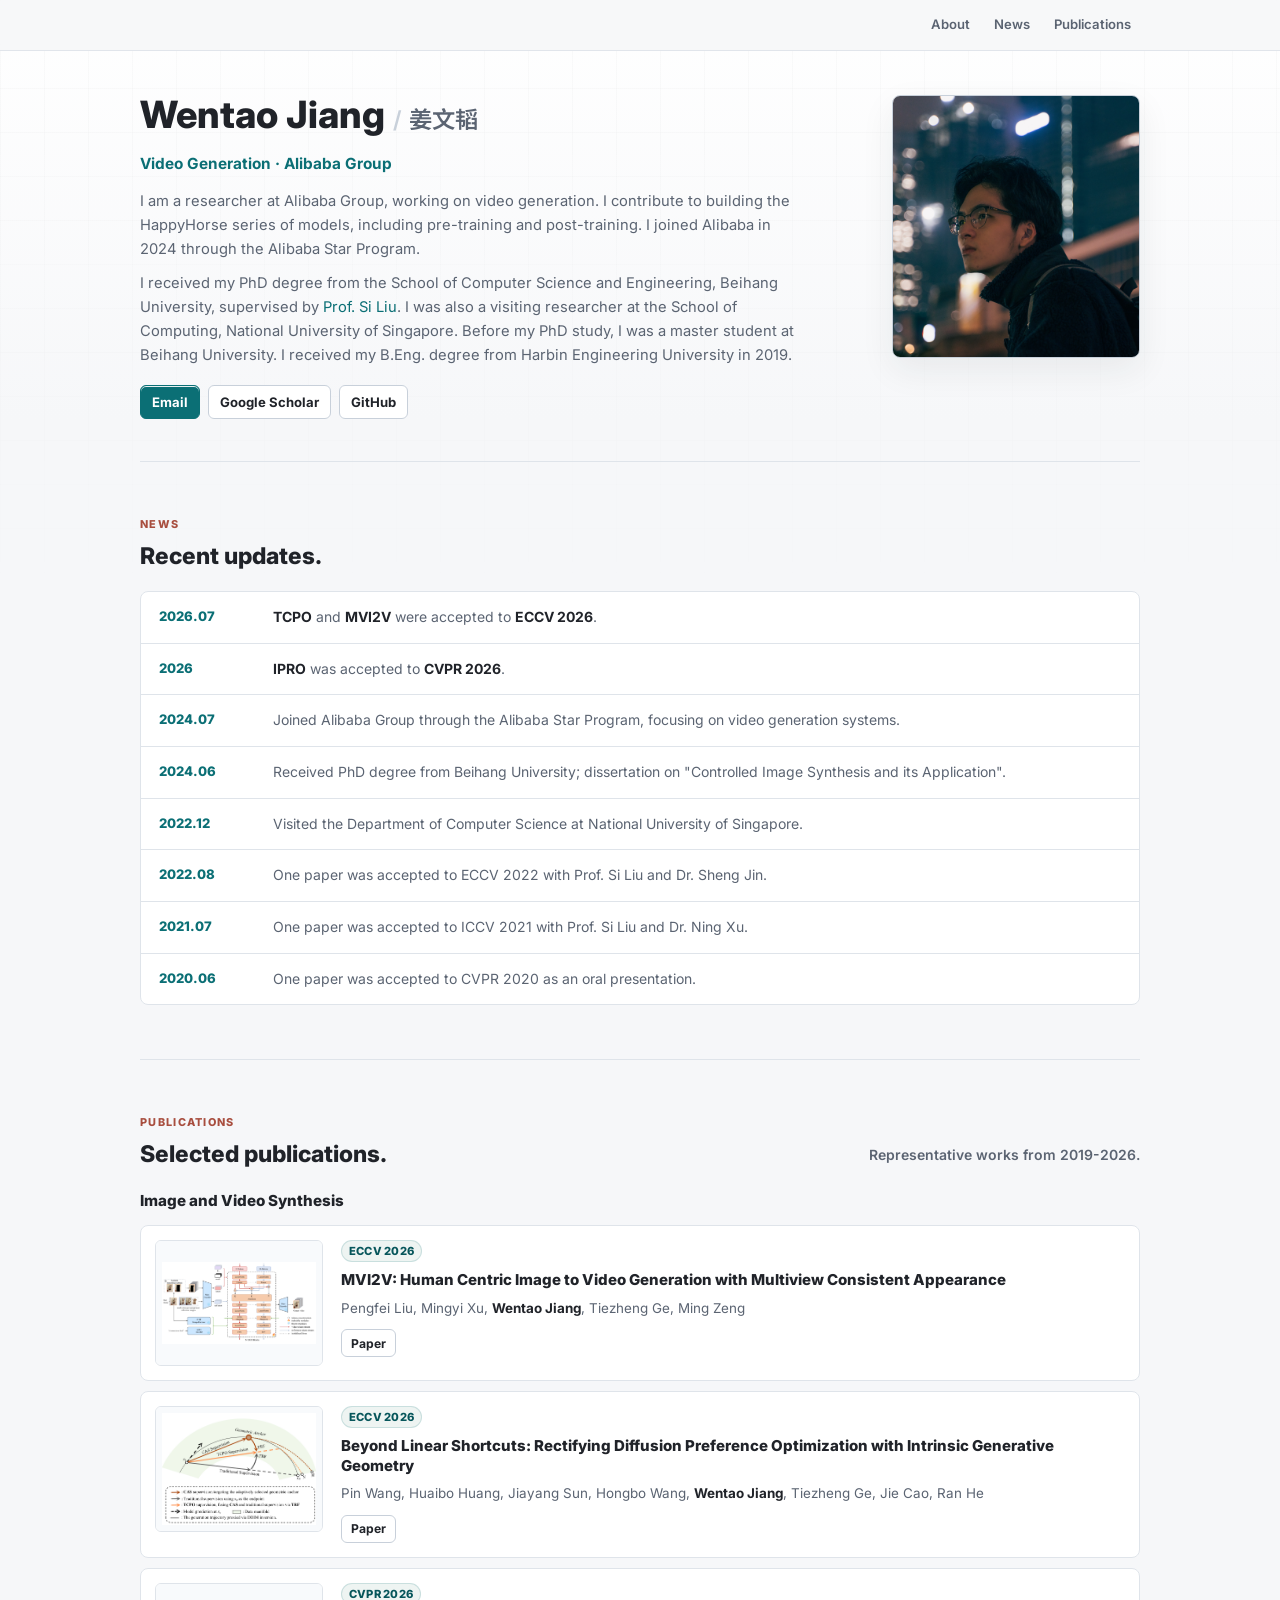
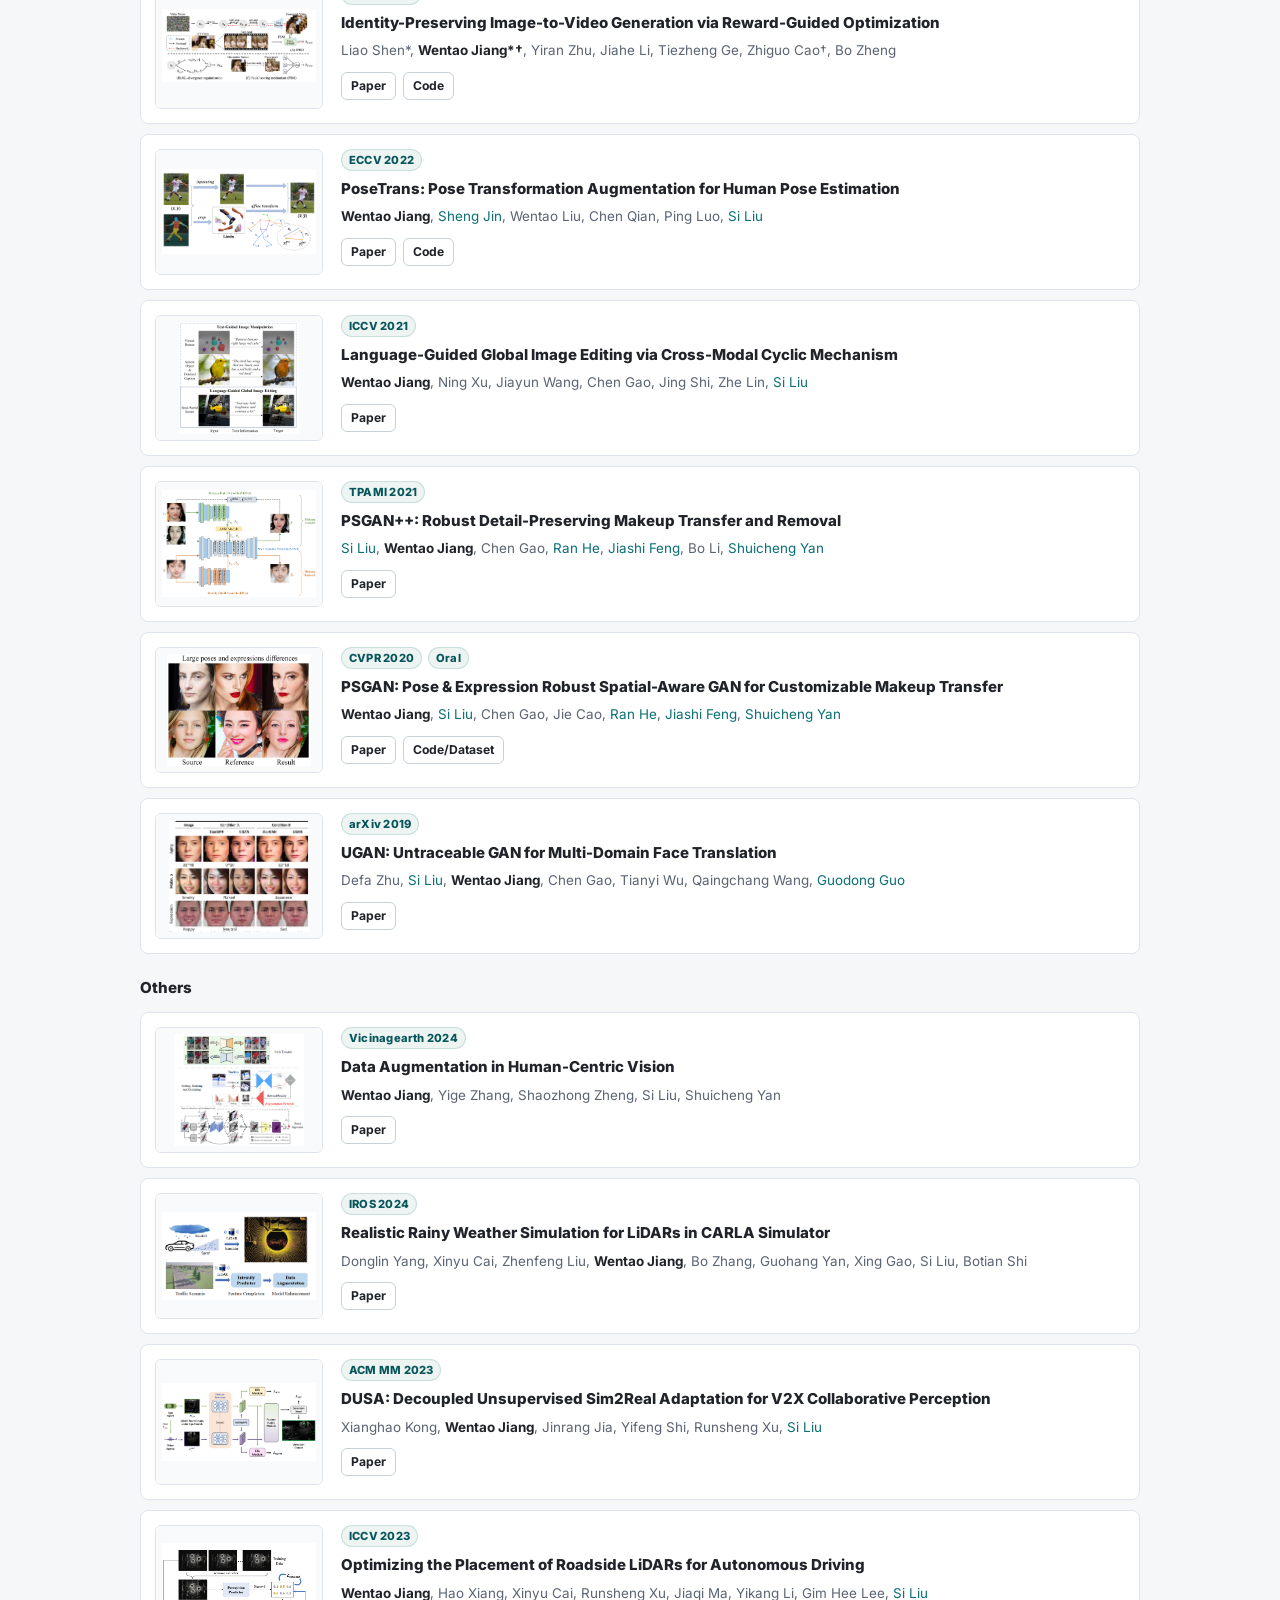
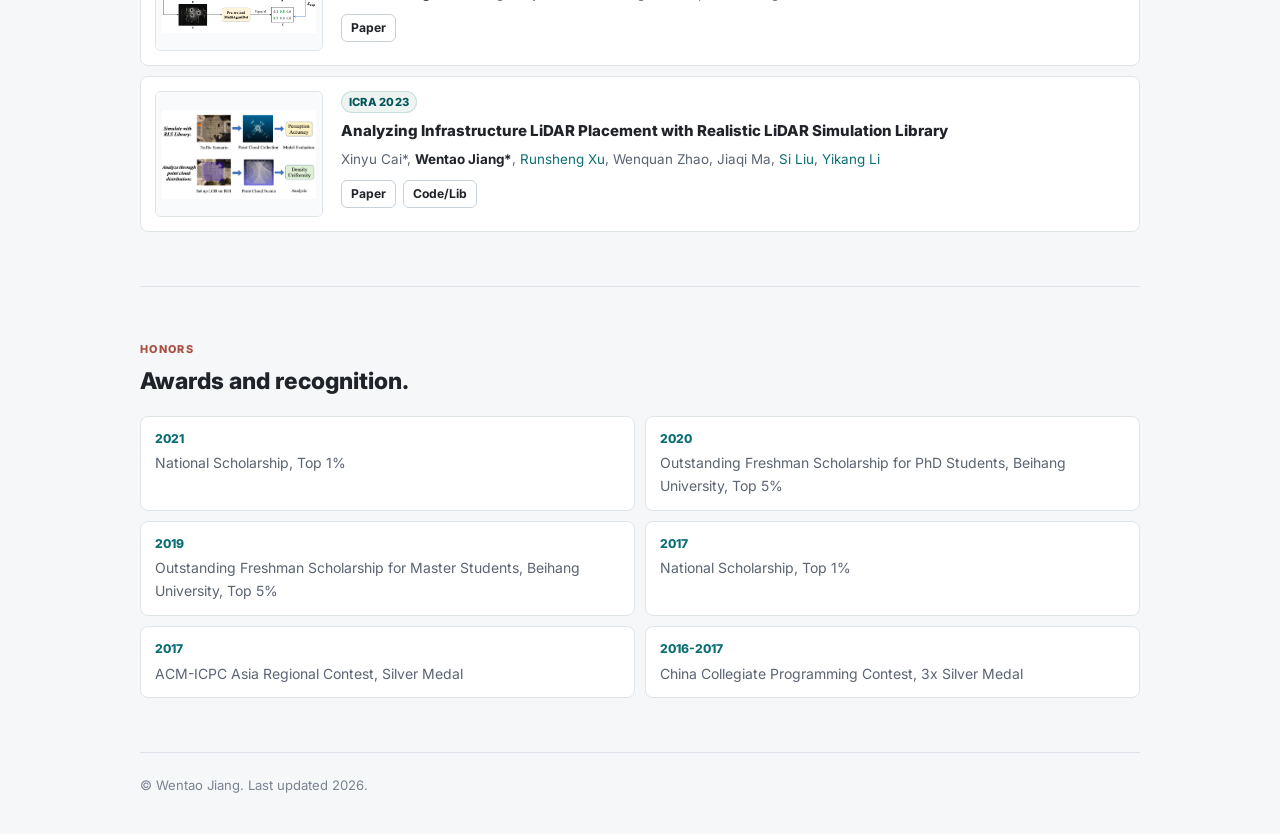
<file: index.html>
<!DOCTYPE html>
<html lang="en">
<head>
  <meta charset="UTF-8">
  <meta name="viewport" content="width=device-width, initial-scale=1.0">
  <meta name="google-site-verification" content="3Pi5gRNVZ_uFXQ1gBBx91DHgGFC32ASIPVvSeEiTqz8">
  <title>Wentao Jiang | 姜文韬</title>
  <link rel="icon" type="image/svg+xml" href="favicon.svg">
  <link rel="preconnect" href="https://fonts.googleapis.com">
  <link rel="preconnect" href="https://fonts.gstatic.com" crossorigin>
  <link href="https://fonts.googleapis.com/css2?family=Inter:wght@400;500;600;700;800&amp;family=Noto+Sans+SC:wght@400;500;600;700&amp;display=swap" rel="stylesheet">
  <link rel="stylesheet" href="stylesheet.css">
</head>
<body>
  <a class="skip-link" href="#main">Skip to content</a>

  <header class="site-header">
    <nav class="topbar" aria-label="Primary navigation">
      <div class="nav-links">
        <a href="#about">About</a>
        <a href="#news">News</a>
        <a href="#publications">Publications</a>
      </div>
    </nav>
  </header>

  <main id="main">
    <section id="about" class="hero" aria-labelledby="hero-title">
      <div class="hero-copy">
        <h1 id="hero-title">Wentao Jiang <span class="name-divider" aria-hidden="true">/</span> <span class="cn-name" lang="zh-CN">姜文韬</span></h1>
        <p class="hero-role">Video Generation · Alibaba Group</p>
        <div class="hero-summary">
          <p>
            I am a researcher at Alibaba Group, working on video generation. I contribute to building the HappyHorse
            series of models, including pre-training and post-training. I joined Alibaba in 2024 through the Alibaba Star Program.
          </p>
          <p>
            I received my PhD degree from the School of Computer Science and Engineering, Beihang University, supervised by
            <a href="https://scholar.google.com/citations?user=-QtVtNEAAAAJ">Prof. Si Liu</a>. I was also a visiting
            researcher at the School of Computing, National University of Singapore. Before my PhD study, I was a master
            student at Beihang University. I received my B.Eng. degree from Harbin Engineering University in 2019.
          </p>
        </div>
        <div class="hero-actions" aria-label="Profile links">
          <a class="button button-primary" href="mailto:wtjiang98@gmail.com">Email</a>
          <a class="button" href="https://scholar.google.com/citations?hl=en&amp;user=fUKzRuD8RjAC">Google Scholar</a>
          <a class="button" href="https://github.com/wtjiang98">GitHub</a>
        </div>
      </div>

      <aside class="profile-panel" aria-label="Portrait">
        <img src="images/wb_small.jpg" alt="Portrait of Wentao Jiang">
      </aside>
    </section>

    <section id="news" class="content-section">
      <div class="section-heading">
        <p class="section-kicker">News</p>
        <h2>Recent updates.</h2>
      </div>
      <div class="timeline">
        <article class="timeline-item">
          <span class="timeline-date">2026.07</span>
          <p><strong>TCPO</strong> and <strong>MVI2V</strong> were accepted to <strong>ECCV 2026</strong>.</p>
        </article>
        <article class="timeline-item">
          <span class="timeline-date">2026</span>
          <p><strong>IPRO</strong> was accepted to <strong>CVPR 2026</strong>.</p>
        </article>
        <article class="timeline-item">
          <span class="timeline-date">2024.07</span>
          <p>Joined Alibaba Group through the Alibaba Star Program, focusing on video generation systems.</p>
        </article>
        <article class="timeline-item">
          <span class="timeline-date">2024.06</span>
          <p>Received PhD degree from Beihang University; dissertation on "Controlled Image Synthesis and its Application".</p>
        </article>
        <article class="timeline-item">
          <span class="timeline-date">2022.12</span>
          <p>Visited the Department of Computer Science at National University of Singapore.</p>
        </article>
        <article class="timeline-item">
          <span class="timeline-date">2022.08</span>
          <p>One paper was accepted to ECCV 2022 with Prof. Si Liu and Dr. Sheng Jin.</p>
        </article>
        <article class="timeline-item">
          <span class="timeline-date">2021.07</span>
          <p>One paper was accepted to ICCV 2021 with Prof. Si Liu and Dr. Ning Xu.</p>
        </article>
        <article class="timeline-item">
          <span class="timeline-date">2020.06</span>
          <p>One paper was accepted to CVPR 2020 as an oral presentation.</p>
        </article>
      </div>
    </section>

    <section id="publications" class="content-section">
      <div class="section-heading publications-heading">
        <div>
          <p class="section-kicker">Publications</p>
          <h2>Selected publications.</h2>
        </div>
        <p class="section-note">Representative works from 2019-2026.</p>
      </div>

      <div class="publication-list">
        <div class="publication-group">
          <h3 class="publication-group-title">Image and Video Synthesis</h3>
        </div>

        <article class="publication">
          <a class="publication-thumb" href="papers/mvi2v-eccv2026.pdf" aria-label="Open MVI2V paper">
            <img src="images/mvi2v.png" alt="MVI2V training framework">
          </a>
          <div class="publication-body">
            <div class="publication-venue">
              <span>ECCV 2026</span>
            </div>
            <h3>MVI2V: Human Centric Image to Video Generation with Multiview Consistent Appearance</h3>
            <p class="authors">Pengfei Liu, Mingyi Xu, <strong>Wentao Jiang</strong>, Tiezheng Ge, Ming Zeng</p>
            <div class="publication-links">
              <a href="papers/mvi2v-eccv2026.pdf">Paper</a>
            </div>
          </div>
        </article>

        <article class="publication">
          <a class="publication-thumb" href="papers/beyond-linear-shortcuts-eccv2026.pdf" aria-label="Open Beyond Linear Shortcuts paper">
            <img src="images/tcpo.png" alt="TCPO method overview">
          </a>
          <div class="publication-body">
            <div class="publication-venue">
              <span>ECCV 2026</span>
            </div>
            <h3>Beyond Linear Shortcuts: Rectifying Diffusion Preference Optimization with Intrinsic Generative Geometry</h3>
            <p class="authors">Pin Wang, Huaibo Huang, Jiayang Sun, Hongbo Wang, <strong>Wentao Jiang</strong>, Tiezheng Ge, Jie Cao, Ran He</p>
            <div class="publication-links">
              <a href="papers/beyond-linear-shortcuts-eccv2026.pdf">Paper</a>
            </div>
          </div>
        </article>

        <article class="publication">
          <a class="publication-thumb" href="https://arxiv.org/pdf/2510.14255" aria-label="Open IPRO paper">
            <img src="images/IPRO.png" alt="IPRO project preview">
          </a>
          <div class="publication-body">
            <div class="publication-venue">
              <span>CVPR 2026</span>
            </div>
            <h3>Identity-Preserving Image-to-Video Generation via Reward-Guided Optimization</h3>
            <p class="authors">Liao Shen*, <strong>Wentao Jiang*†</strong>, Yiran Zhu, Jiahe Li, Tiezheng Ge, Zhiguo Cao†, Bo Zheng</p>
            <div class="publication-links">
              <a href="https://arxiv.org/pdf/2510.14255">Paper</a>
              <a href="https://alibaba.github.io/ROLL/docs/User%20Guides/Algorithms/Reward_FL">Code</a>
            </div>
          </div>
        </article>

        <article class="publication">
          <a class="publication-thumb" href="https://arxiv.org/pdf/2208.07755" aria-label="Open PoseTrans paper">
            <img src="images/posetrans.png" alt="PoseTrans project preview">
          </a>
          <div class="publication-body">
            <div class="publication-venue"><span>ECCV 2022</span></div>
            <h3>PoseTrans: Pose Transformation Augmentation for Human Pose Estimation</h3>
            <p class="authors"><strong>Wentao Jiang</strong>, <a href="https://jin-s13.github.io/">Sheng Jin</a>, Wentao Liu, Chen Qian, Ping Luo, <a href="http://colalab.org/people">Si Liu</a></p>
            <div class="publication-links">
              <a href="https://arxiv.org/pdf/2208.07755">Paper</a>
              <a href="https://github.com/wtjiang98/PoseTrans">Code</a>
            </div>
          </div>
        </article>

        <article class="publication">
          <a class="publication-thumb" href="https://openaccess.thecvf.com/content/ICCV2021/papers/Jiang_Language-Guided_Global_Image_Editing_via_Cross-Modal_Cyclic_Mechanism_ICCV_2021_paper.pdf" aria-label="Open LGIE paper">
            <img src="images/LGIE.png" alt="LGIE project preview">
          </a>
          <div class="publication-body">
            <div class="publication-venue"><span>ICCV 2021</span></div>
            <h3>Language-Guided Global Image Editing via Cross-Modal Cyclic Mechanism</h3>
            <p class="authors"><strong>Wentao Jiang</strong>, Ning Xu, Jiayun Wang, Chen Gao, Jing Shi, Zhe Lin, <a href="http://colalab.org/people">Si Liu</a></p>
            <div class="publication-links">
              <a href="https://openaccess.thecvf.com/content/ICCV2021/papers/Jiang_Language-Guided_Global_Image_Editing_via_Cross-Modal_Cyclic_Mechanism_ICCV_2021_paper.pdf">Paper</a>
            </div>
          </div>
        </article>

        <article class="publication">
          <a class="publication-thumb" href="https://arxiv.org/abs/2105.12324" aria-label="Open PSGAN++ paper">
            <img src="images/psgan++.png" alt="PSGAN++ project preview">
          </a>
          <div class="publication-body">
            <div class="publication-venue"><span>TPAMI 2021</span></div>
            <h3>PSGAN++: Robust Detail-Preserving Makeup Transfer and Removal</h3>
            <p class="authors"><a href="http://colalab.org/people">Si Liu</a>, <strong>Wentao Jiang</strong>, Chen Gao, <a href="http://people.ucas.ac.cn/~0019861?language=en">Ran He</a>, <a href="https://sites.google.com/site/jshfeng/">Jiashi Feng</a>, Bo Li, <a href="https://www.ece.nus.edu.sg/stfpage/eleyans/">Shuicheng Yan</a></p>
            <div class="publication-links">
              <a href="https://arxiv.org/abs/2105.12324">Paper</a>
            </div>
          </div>
        </article>

        <article class="publication">
          <a class="publication-thumb" href="https://arxiv.org/abs/1909.06956" aria-label="Open PSGAN paper">
            <img src="images/psgan.jpg" alt="PSGAN project preview">
          </a>
          <div class="publication-body">
            <div class="publication-venue">
              <span>CVPR 2020</span>
              <span>Oral</span>
            </div>
            <h3>PSGAN: Pose &amp; Expression Robust Spatial-Aware GAN for Customizable Makeup Transfer</h3>
            <p class="authors"><strong>Wentao Jiang</strong>, <a href="http://colalab.org/people">Si Liu</a>, Chen Gao, Jie Cao, <a href="http://people.ucas.ac.cn/~0019861?language=en">Ran He</a>, <a href="https://sites.google.com/site/jshfeng/">Jiashi Feng</a>, <a href="https://www.ece.nus.edu.sg/stfpage/eleyans/">Shuicheng Yan</a></p>
            <div class="publication-links">
              <a href="https://arxiv.org/abs/1909.06956">Paper</a>
              <a href="https://github.com/wtjiang98/PSGAN">Code/Dataset</a>
            </div>
          </div>
        </article>

        <article class="publication">
          <a class="publication-thumb" href="https://arxiv.org/abs/1907.11418" aria-label="Open UGAN paper">
            <img src="images/ugan.jpg" alt="UGAN project preview">
          </a>
          <div class="publication-body">
            <div class="publication-venue"><span>arXiv 2019</span></div>
            <h3>UGAN: Untraceable GAN for Multi-Domain Face Translation</h3>
            <p class="authors">Defa Zhu, <a href="http://colalab.org/people">Si Liu</a>, <strong>Wentao Jiang</strong>, Chen Gao, Tianyi Wu, Qaingchang Wang, <a href="http://pages.cs.wisc.edu/~gdguo/">Guodong Guo</a></p>
            <div class="publication-links">
              <a href="https://arxiv.org/abs/1907.11418">Paper</a>
            </div>
          </div>
        </article>

        <div class="publication-group">
          <h3 class="publication-group-title">Others</h3>
        </div>

        <article class="publication">
          <a class="publication-thumb" href="https://arxiv.org/pdf/2403.08650" aria-label="Open Data Augmentation in Human-Centric Vision paper">
            <img src="images/augemantation_survey.png" alt="Data augmentation survey preview">
          </a>
          <div class="publication-body">
            <div class="publication-venue"><span>Vicinagearth 2024</span></div>
            <h3>Data Augmentation in Human-Centric Vision</h3>
            <p class="authors"><strong>Wentao Jiang</strong>, Yige Zhang, Shaozhong Zheng, Si Liu, Shuicheng Yan</p>
            <div class="publication-links">
              <a href="https://arxiv.org/pdf/2403.08650">Paper</a>
            </div>
          </div>
        </article>

        <article class="publication">
          <a class="publication-thumb" href="https://arxiv.org/pdf/2312.12772" aria-label="Open Realistic Rainy Weather Simulation paper">
            <img src="images/iros2024.png" alt="IROS 2024 project preview">
          </a>
          <div class="publication-body">
            <div class="publication-venue"><span>IROS 2024</span></div>
            <h3>Realistic Rainy Weather Simulation for LiDARs in CARLA Simulator</h3>
            <p class="authors">Donglin Yang, Xinyu Cai, Zhenfeng Liu, <strong>Wentao Jiang</strong>, Bo Zhang, Guohang Yan, Xing Gao, Si Liu, Botian Shi</p>
            <div class="publication-links">
              <a href="https://arxiv.org/pdf/2312.12772">Paper</a>
            </div>
          </div>
        </article>

        <article class="publication">
          <a class="publication-thumb" href="https://arxiv.org/pdf/2310.08117" aria-label="Open DUSA paper">
            <img src="images/mm23.png" alt="DUSA project preview">
          </a>
          <div class="publication-body">
            <div class="publication-venue"><span>ACM MM 2023</span></div>
            <h3>DUSA: Decoupled Unsupervised Sim2Real Adaptation for V2X Collaborative Perception</h3>
            <p class="authors">Xianghao Kong, <strong>Wentao Jiang</strong>, Jinrang Jia, Yifeng Shi, Runsheng Xu, <a href="http://colalab.org/people">Si Liu</a></p>
            <div class="publication-links">
              <a href="https://arxiv.org/pdf/2310.08117">Paper</a>
            </div>
          </div>
        </article>

        <article class="publication">
          <a class="publication-thumb" href="https://openaccess.thecvf.com/content/ICCV2023/papers/Jiang_Optimizing_the_Placement_of_Roadside_LiDARs_for_Autonomous_Driving_ICCV_2023_paper.pdf" aria-label="Open RSU placement paper">
            <img src="images/rsuopt.png" alt="RSU placement project preview">
          </a>
          <div class="publication-body">
            <div class="publication-venue"><span>ICCV 2023</span></div>
            <h3>Optimizing the Placement of Roadside LiDARs for Autonomous Driving</h3>
            <p class="authors"><strong>Wentao Jiang</strong>, Hao Xiang, Xinyu Cai, Runsheng Xu, Jiaqi Ma, Yikang Li, Gim Hee Lee, <a href="http://colalab.org/people">Si Liu</a></p>
            <div class="publication-links">
              <a href="https://openaccess.thecvf.com/content/ICCV2023/papers/Jiang_Optimizing_the_Placement_of_Roadside_LiDARs_for_Autonomous_Driving_ICCV_2023_paper.pdf">Paper</a>
            </div>
          </div>
        </article>

        <article class="publication">
          <a class="publication-thumb" href="https://arxiv.org/pdf/2211.15975" aria-label="Open Infrastructure LiDAR Placement paper">
            <img src="images/rsu.png" alt="Infrastructure LiDAR project preview">
          </a>
          <div class="publication-body">
            <div class="publication-venue"><span>ICRA 2023</span></div>
            <h3>Analyzing Infrastructure LiDAR Placement with Realistic LiDAR Simulation Library</h3>
            <p class="authors">Xinyu Cai*, <strong>Wentao Jiang*</strong>, <a href="https://derrickxunu.github.io/">Runsheng Xu</a>, Wenquan Zhao, Jiaqi Ma, <a href="http://colalab.org/people">Si Liu</a>, <a href="https://liyikang.top/">Yikang Li</a></p>
            <div class="publication-links">
              <a href="https://arxiv.org/pdf/2211.15975">Paper</a>
              <a href="https://github.com/PJLab-ADG/LiDARSimLib-and-Placement-Evaluation">Code/Lib</a>
            </div>
          </div>
        </article>

      </div>
    </section>

    <section id="honors" class="content-section">
      <div class="section-heading">
        <p class="section-kicker">Honors</p>
        <h2>Awards and recognition.</h2>
      </div>
      <ul class="honors-list">
        <li><span>2021</span> National Scholarship, Top 1%</li>
        <li><span>2020</span> Outstanding Freshman Scholarship for PhD Students, Beihang University, Top 5%</li>
        <li><span>2019</span> Outstanding Freshman Scholarship for Master Students, Beihang University, Top 5%</li>
        <li><span>2017</span> National Scholarship, Top 1%</li>
        <li><span>2017</span> ACM-ICPC Asia Regional Contest, Silver Medal</li>
        <li><span>2016-2017</span> China Collegiate Programming Contest, 3x Silver Medal</li>
      </ul>
    </section>
  </main>

  <footer class="site-footer">
    <p>© Wentao Jiang. Last updated 2026.</p>
  </footer>
</body>
</html>
</file>
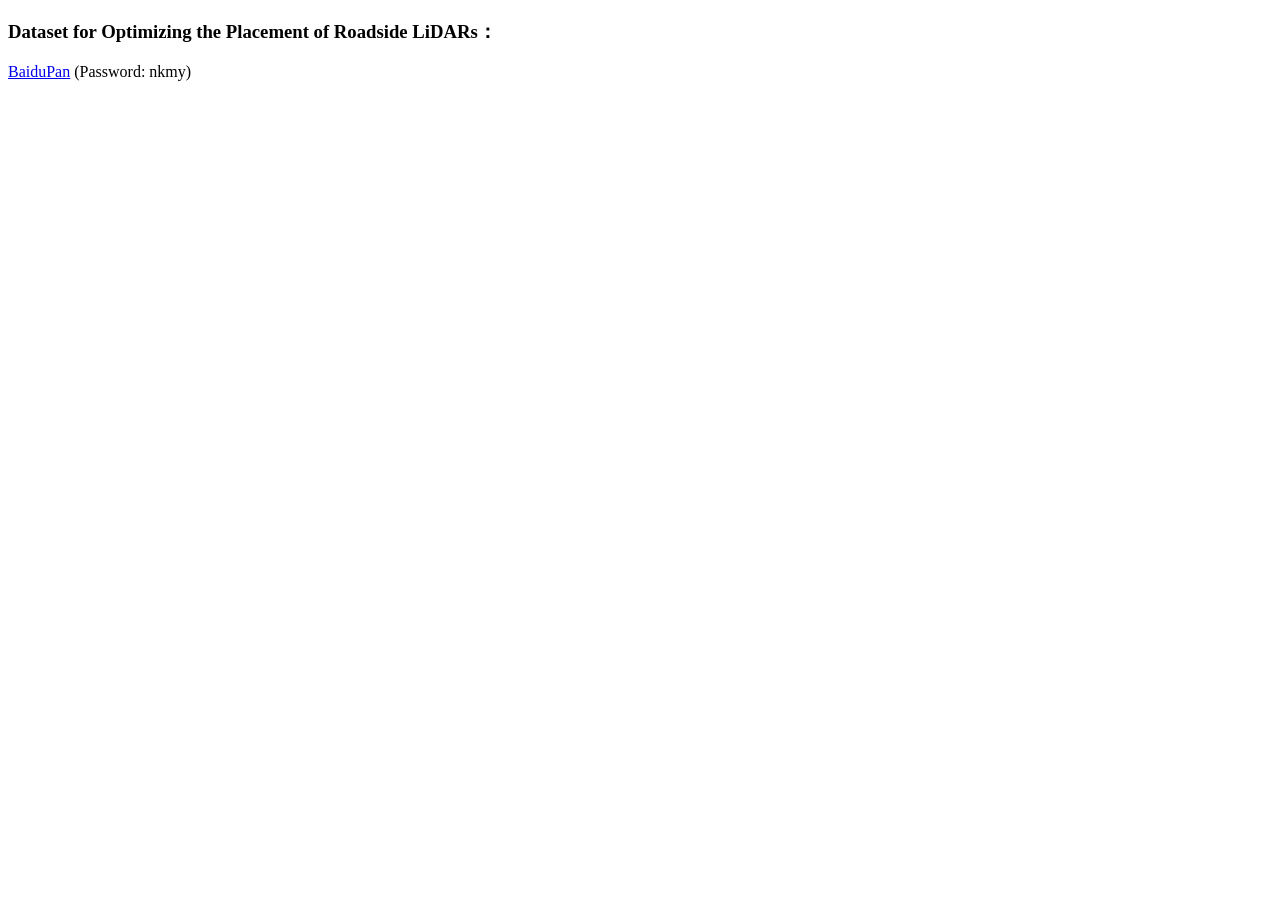
<file: rsu-opt.html>
<!DOCTYPE html>
<html>
<head>
    <title>Dataset for Optimizing the Placement of Roadside LiDARs</title>
</head>
<body>
    <h3>Dataset for Optimizing the Placement of Roadside LiDARs：</h3>
    <p></p>
    <a href="https://pan.baidu.com/s/1BNrnRhuQ-MHaHXDfU05rWg">BaiduPan</a> (Password: nkmy)
</body>
</html>
</file>
<file: stylesheet.css>
:root {
  --bg: #f6f7f9;
  --surface: #ffffff;
  --surface-soft: #eef4f2;
  --text: #202329;
  --muted: #5b6472;
  --subtle: #7a8390;
  --line: #dfe4ea;
  --line-strong: #c8d0da;
  --primary: #0b6f75;
  --primary-dark: #07565b;
  --accent: #a84e3f;
  --paper: #fffdf9;
  --shadow: 0 12px 34px rgba(28, 37, 49, 0.07);
  --max-width: 1000px;
}

* {
  box-sizing: border-box;
}

html {
  scroll-behavior: smooth;
}

body {
  margin: 0;
  color: var(--text);
  background:
    linear-gradient(180deg, #ffffff 0, var(--bg) 420px),
    var(--bg);
  font-family: "Inter", "Noto Sans SC", "PingFang SC", "Microsoft YaHei", -apple-system, BlinkMacSystemFont, "Segoe UI", sans-serif;
  font-size: 14px;
  line-height: 1.62;
  -webkit-font-smoothing: antialiased;
}

body::before {
  position: fixed;
  inset: 0;
  z-index: -1;
  content: "";
  background-image:
    linear-gradient(rgba(32, 35, 41, 0.045) 1px, transparent 1px),
    linear-gradient(90deg, rgba(32, 35, 41, 0.045) 1px, transparent 1px);
  background-size: 44px 44px;
  mask-image: linear-gradient(to bottom, rgba(0, 0, 0, 0.55), transparent 68%);
}

a {
  color: var(--primary);
  text-decoration: none;
  text-underline-offset: 3px;
}

a:hover {
  color: var(--primary-dark);
  text-decoration: underline;
}

img {
  display: block;
  max-width: 100%;
}

.skip-link {
  position: absolute;
  top: -48px;
  left: 24px;
  z-index: 100;
  padding: 10px 14px;
  color: #ffffff;
  background: var(--text);
  border-radius: 6px;
}

.skip-link:focus {
  top: 18px;
}

.site-header {
  position: sticky;
  top: 0;
  z-index: 20;
  background: rgba(246, 247, 249, 0.88);
  border-bottom: 1px solid rgba(223, 228, 234, 0.9);
  backdrop-filter: blur(18px);
}

.topbar {
  width: min(var(--max-width), calc(100% - 40px));
  min-height: 50px;
  margin: 0 auto;
  display: flex;
  align-items: center;
  justify-content: flex-end;
}

.nav-links {
  display: flex;
  align-items: center;
  justify-content: flex-end;
  gap: 6px;
  flex-wrap: wrap;
}

.nav-links a {
  display: inline-flex;
  align-items: center;
  min-height: 30px;
  padding: 0 9px;
  color: var(--muted);
  font-size: 0.82rem;
  font-weight: 600;
  border-radius: 6px;
}

.nav-links a:hover {
  color: var(--text);
  background: #ffffff;
  text-decoration: none;
}

main,
.site-footer {
  width: min(var(--max-width), calc(100% - 40px));
  margin: 0 auto;
}

.hero {
  padding: clamp(28px, 4vw, 44px) 0 clamp(30px, 4vw, 42px);
  display: grid;
  grid-template-columns: minmax(0, 1fr) 248px;
  align-items: start;
  gap: clamp(28px, 5vw, 52px);
  border-bottom: 1px solid var(--line);
}

.section-kicker {
  margin: 0 0 10px;
  color: var(--accent);
  font-size: 0.68rem;
  font-weight: 800;
  letter-spacing: 0.12em;
  text-transform: uppercase;
}

.hero h1 {
  max-width: 760px;
  margin: 0;
  color: var(--text);
  font-size: clamp(1.65rem, 3vw, 2.35rem);
  line-height: 1.08;
  font-weight: 800;
  letter-spacing: 0;
}

.hero h1 .name-divider {
  color: var(--line-strong);
  font-size: 0.62em;
  font-weight: 600;
}

.hero h1 .cn-name {
  color: var(--muted);
  font-family: "Noto Sans SC", sans-serif;
  font-size: 0.62em;
  font-weight: 600;
}

.hero-role {
  margin: 16px 0 0;
  color: var(--primary);
  font-size: clamp(0.94rem, 1.2vw, 1.05rem);
  font-weight: 700;
}

.hero-summary {
  max-width: 670px;
  margin: 14px 0 0;
  color: var(--muted);
  font-size: 0.92rem;
}

.hero-summary p {
  margin: 0;
}

.hero-summary p + p {
  margin-top: 10px;
}

.hero-actions {
  display: flex;
  flex-wrap: wrap;
  gap: 8px;
  margin-top: 18px;
}

.button {
  display: inline-flex;
  align-items: center;
  justify-content: center;
  min-height: 34px;
  padding: 0 11px;
  color: var(--text);
  font-size: 0.82rem;
  font-weight: 700;
  background: var(--surface);
  border: 1px solid var(--line-strong);
  border-radius: 6px;
  box-shadow: 0 1px 0 rgba(255, 255, 255, 0.9) inset;
}

.button:hover {
  color: var(--text);
  border-color: var(--primary);
  text-decoration: none;
}

.button-primary {
  color: #ffffff;
  background: var(--primary);
  border-color: var(--primary);
}

.button-primary:hover {
  color: #ffffff;
  background: var(--primary-dark);
  border-color: var(--primary-dark);
}

.recruiting-note {
  max-width: 680px;
  margin: 18px 0 0;
  padding-left: 12px;
  color: #704234;
  font-family: "Noto Sans SC", "Inter", sans-serif;
  font-size: 0.86rem;
  font-weight: 600;
  border-left: 3px solid var(--accent);
}

.profile-panel {
  align-self: start;
}

.profile-panel img {
  width: 100%;
  aspect-ratio: 1 / 1.06;
  object-fit: cover;
  object-position: center 18%;
  border: 1px solid var(--line-strong);
  border-radius: 8px;
  box-shadow: var(--shadow);
}

.content-section {
  padding: clamp(34px, 5vw, 54px) 0;
  border-bottom: 1px solid var(--line);
}

.section-heading {
  max-width: 820px;
  margin-bottom: 22px;
}

.section-heading h2 {
  margin: 0;
  color: var(--text);
  font-size: clamp(1.14rem, 1.8vw, 1.5rem);
  line-height: 1.08;
  font-weight: 800;
  letter-spacing: 0;
}

.section-note {
  margin: 0;
  color: var(--muted);
  font-weight: 600;
}

.timeline {
  display: grid;
  gap: 0;
  background: var(--surface);
  border: 1px solid var(--line);
  border-radius: 8px;
  overflow: hidden;
}

.timeline-item {
  display: grid;
  grid-template-columns: 96px 1fr;
  gap: 18px;
  padding: 14px 18px;
  border-bottom: 1px solid var(--line);
}

.timeline-item:last-child {
  border-bottom: 0;
}

.timeline-date {
  color: var(--primary);
  font-size: 0.82rem;
  font-weight: 800;
}

.timeline-item p {
  margin: 0;
  color: var(--muted);
}

.timeline-item strong {
  color: var(--text);
}

.publications-heading {
  max-width: none;
  display: flex;
  align-items: end;
  justify-content: space-between;
  gap: 20px;
}

.publication-list {
  display: grid;
  gap: 10px;
}

.publication-group {
  margin-top: 12px;
}

.publication-group:first-child {
  margin-top: 0;
}

.publication-group-title {
  margin: 0 0 2px;
  color: var(--text);
  font-size: 0.95rem;
  font-weight: 800;
}

.publication {
  display: grid;
  grid-template-columns: 168px minmax(0, 1fr);
  gap: 18px;
  padding: 14px;
  background: var(--surface);
  border: 1px solid var(--line);
  border-radius: 8px;
  transition: border-color 160ms ease, box-shadow 160ms ease, transform 160ms ease;
}

.publication:hover {
  border-color: var(--line-strong);
  box-shadow: 0 8px 22px rgba(28, 37, 49, 0.06);
  transform: translateY(-1px);
}

.publication-thumb {
  display: block;
  width: 100%;
  aspect-ratio: 4 / 3;
  overflow: hidden;
  background: var(--surface-soft);
  border: 1px solid var(--line);
  border-radius: 6px;
}

.publication-thumb:hover {
  text-decoration: none;
}

.publication-thumb img {
  width: 100%;
  height: 100%;
  padding: 6px;
  object-fit: contain;
  background: #f8fafc;
}

.publication-body {
  min-width: 0;
}

.publication-venue {
  display: flex;
  flex-wrap: wrap;
  gap: 6px;
  margin-bottom: 8px;
}

.publication-venue span {
  display: inline-flex;
  align-items: center;
  min-height: 22px;
  padding: 0 7px;
  color: var(--primary-dark);
  background: var(--surface-soft);
  border: 1px solid rgba(11, 111, 117, 0.16);
  border-radius: 999px;
  font-size: 0.7rem;
  font-weight: 800;
  letter-spacing: 0.02em;
}

.publication h3 {
  margin: 0;
  color: var(--text);
  font-size: clamp(0.94rem, 1.15vw, 1.04rem);
  line-height: 1.28;
  font-weight: 800;
}

.authors {
  margin: 8px 0 0;
  color: var(--muted);
  font-size: 0.84rem;
}

.authors strong {
  color: var(--text);
}

.publication-links {
  display: flex;
  flex-wrap: wrap;
  gap: 7px;
  margin-top: 10px;
}

.publication-links a {
  display: inline-flex;
  align-items: center;
  min-height: 28px;
  padding: 0 9px;
  color: var(--text);
  font-size: 0.76rem;
  font-weight: 700;
  background: #ffffff;
  border: 1px solid var(--line-strong);
  border-radius: 6px;
}

.publication-links a:hover {
  color: var(--primary-dark);
  border-color: var(--primary);
  text-decoration: none;
}

.honors-list {
  margin: 0;
  padding: 0;
  display: grid;
  grid-template-columns: repeat(2, minmax(0, 1fr));
  gap: 10px;
  list-style: none;
}

.honors-list li {
  padding: 12px 14px;
  color: var(--muted);
  background: var(--surface);
  border: 1px solid var(--line);
  border-radius: 8px;
}

.honors-list span {
  display: block;
  margin-bottom: 4px;
  color: var(--primary);
  font-size: 0.76rem;
  font-weight: 800;
}

.site-footer {
  padding: 22px 0 38px;
  color: var(--subtle);
  font-size: 0.82rem;
}

.site-footer p {
  margin: 0;
}

@media (max-width: 900px) {
  .hero {
    grid-template-columns: 1fr;
  }

  .profile-panel {
    width: min(300px, 100%);
  }

  .honors-list {
    grid-template-columns: 1fr;
  }

  .publications-heading {
    align-items: flex-start;
    flex-direction: column;
    gap: 10px;
  }
}

@media (max-width: 720px) {
  .topbar {
    width: min(var(--max-width), calc(100% - 28px));
    min-height: 52px;
    align-items: center;
    flex-direction: row;
    justify-content: center;
    padding: 8px 0;
  }

  main,
  .site-footer {
    width: min(var(--max-width), calc(100% - 28px));
  }

  .nav-links {
    justify-content: flex-start;
    gap: 4px;
  }

  .nav-links a {
    min-height: 30px;
    padding: 0 8px;
    font-size: 0.84rem;
  }

  .hero {
    padding-top: 42px;
  }

  .hero h1 {
    font-size: clamp(1.75rem, 8.8vw, 2.45rem);
  }

  .hero-actions {
    display: grid;
    grid-template-columns: 1fr;
  }

  .button {
    width: 100%;
  }

  .timeline-item {
    grid-template-columns: 1fr;
    gap: 5px;
    padding: 14px;
  }

  .publication {
    grid-template-columns: 1fr;
    padding: 12px;
  }

  .publication-thumb {
    aspect-ratio: 16 / 9;
  }
}
</file>
